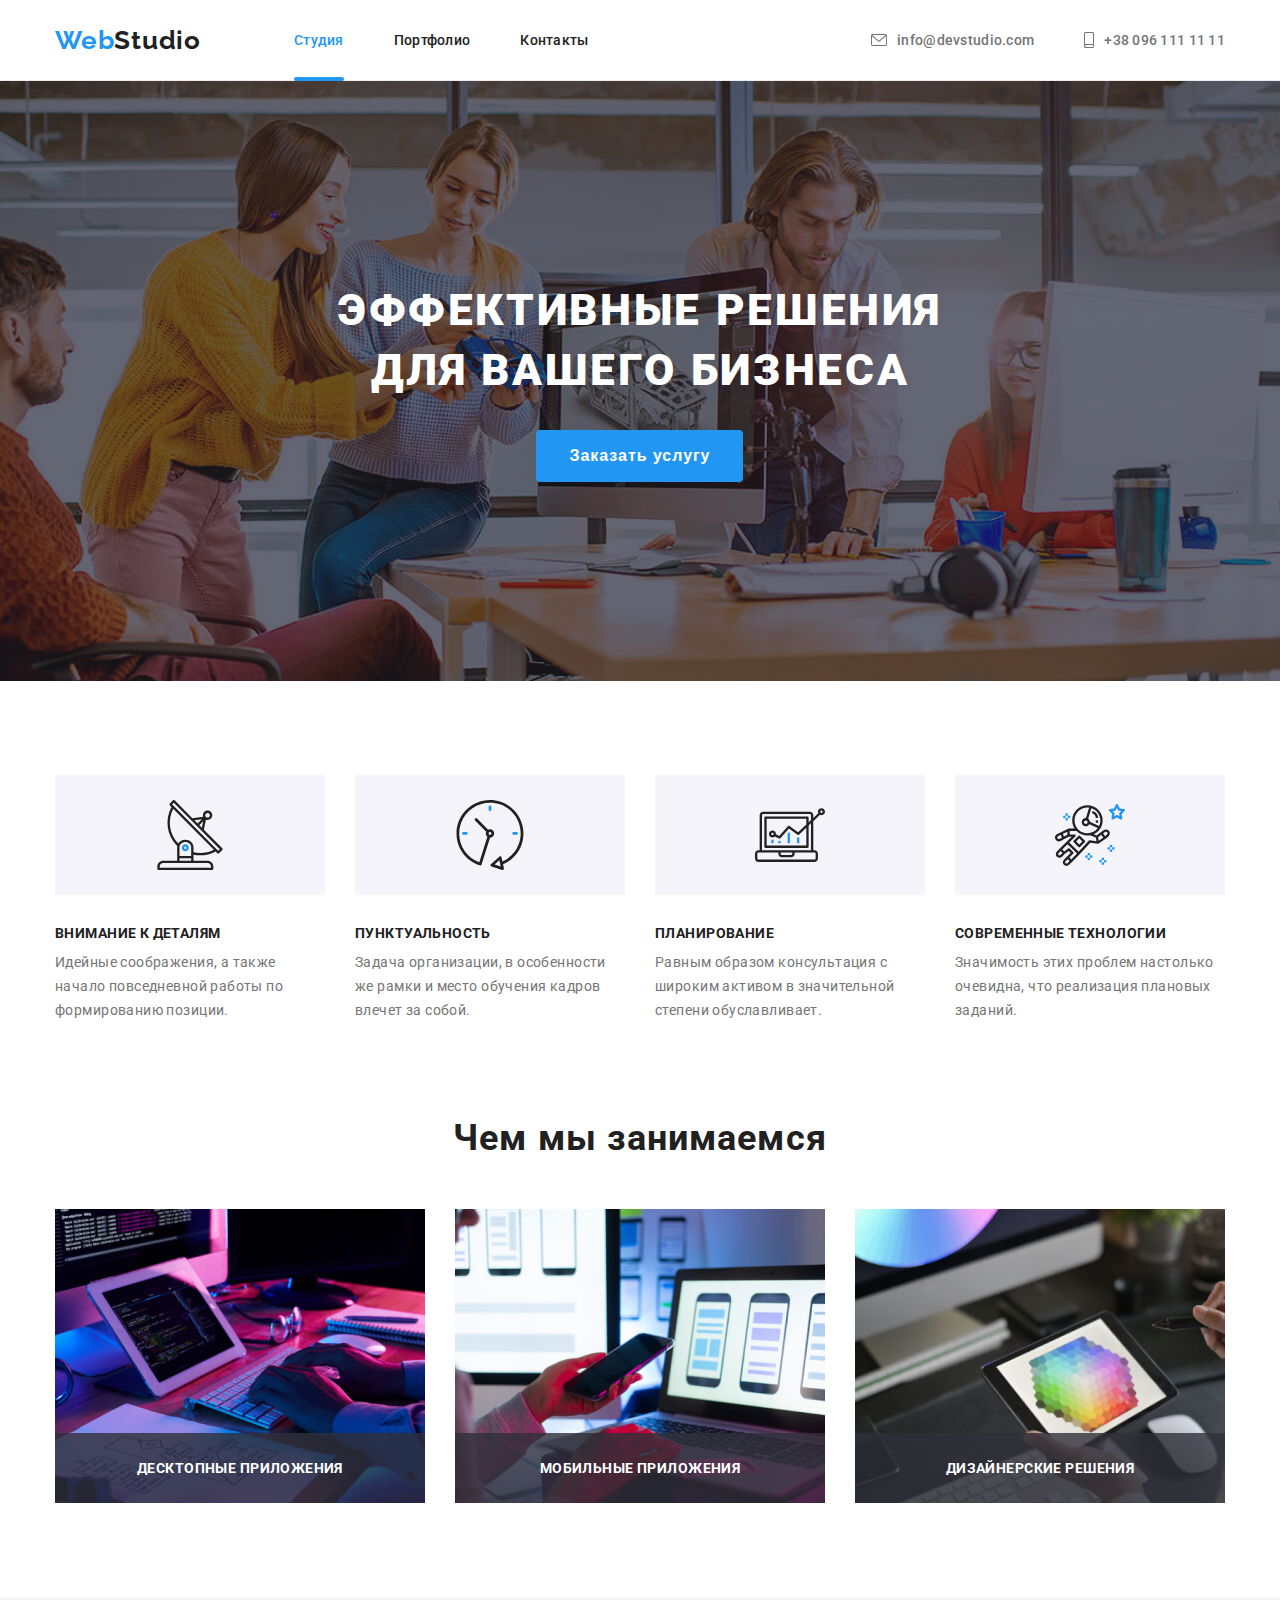
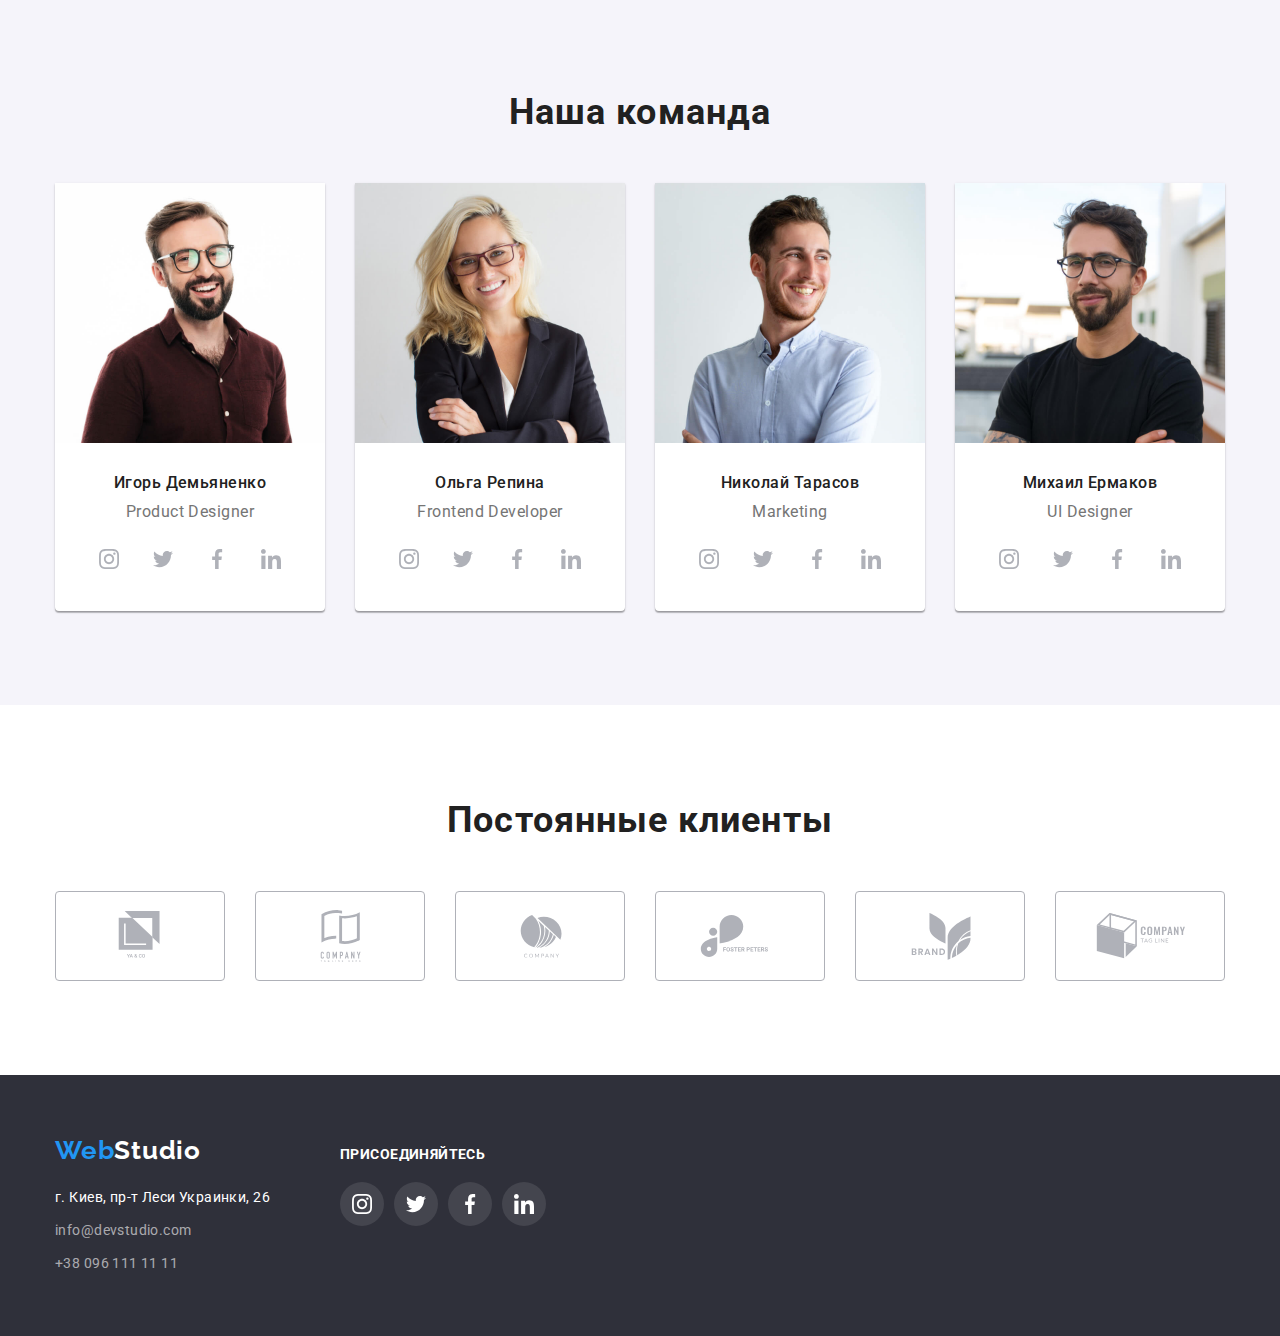
<file: index.html>
<!DOCTYPE html>
<html lang="ru">
<head>
  <meta charset="UTF-8">
  <meta name="viewport" content="width=device-width, initial-scale=1.0">
  <title>Web Studio</title>
  <link
    rel="stylesheet"
    href="https://cdnjs.cloudflare.com/ajax/libs/animate.css/4.1.0/animate.min.css"
  />
  <link href="https://fonts.googleapis.com/css2?family=Raleway:wght@700&family=Roboto:wght@400;500;700;900&display=swap" rel="stylesheet">
  <link rel="stylesheet" href="https://cdnjs.cloudflare.com/ajax/libs/modern-normalize/1.0.0/modern-normalize.min.css" integrity="sha512-ISS7cAi1PEhQ8jnbJpJZMd29NlhNj4AWYyLOSp2CE/CsHxTCu+r+t0D2yoJudVrd0/8fTVPUVDzY5Tvli75u/g==" crossorigin="anonymous" />
  <link rel="stylesheet" href="./css/styles.css">
</head>

<body class="page">
  
  <!--Header-->
  <header class="page-header">
    <div class="container header-parts">
        <nav class="page-header-nav">
          <a href="./index.html" class="logo link">Web<span class="logo-header">Studio</span>
          </a>
          <!-- Site-nav -->
          <ul class="list site-nav">
            <li class="site-nav-item">
              <a href="./index.html" class="link current">Студия</a>
            </li>
            <li class="site-nav-item">
              <a href="./portfolio.html" class="link">Портфолио</a>
            </li>
            <li class="site-nav-item">
              <a href="" class="link">Контакты</a>
            </li>
          </ul>
        </nav>
        <address class="header-address">
          <ul class="list header-address-list">
            <li class="header-address-item">
              <a href="mailto:info@devstudio.com" class="contacts link">
                <svg class="contact-pick" width="16" height="12">
                  <use href="./images/svg/icons.svg#icon-envelope">
                  </use>
                </svg>
                info@devstudio.com</a>
            </li>
            <li class="header-address-item">
              <a href="tel:380961111111" class="contacts link">
                <svg class="contact-pick" width="10" height="16">
                  <use href="./images/svg/icons.svg#icon-smartphone">
                  </use>
                </svg>
                +38 096 111 11 11</a>
            </li>
          </ul>
        </address>
    </div>
  </header>

  <main>
    <!--Hero-->
    <section class="hero">
      <div class="hero-items">
      <h1 class="hero-title">Эффективные решения <br> для вашего бизнеса</h1>
        <button data-modal-open type="button" class="button-primary">Заказать услугу</button>
      </div>
      </section>

    <!--Advantages-->
    <section class="section">
      <div class="container">
        <h2 class="section-title title-hidden">Преимущества</h2>

        <ul class="advantages-list list">
          <li class="advantages-item">
              <h3 class="advantages-title">Внимание к деталям</h3>
              <p>Идейные соображения, а также начало повседневной работы по формированию позиции.</p>
          </li>

          <li class="advantages-item">
              <h3 class="advantages-title"> Пунктуальность</h3>
              <p>Задача организации, в особенности же рамки и место обучения кадров влечет за собой.</p>
          </li>

          <li class="advantages-item">
             <h3 class="advantages-title">Планирование</h3>
             <p>Равным образом консультация с широким активом в значительной степени обуславливает.</p>
          </li>

          <li class="advantages-item">
              <h3 class="advantages-title">Современные технологии</h3>
              <p>Значимость этих проблем настолько очевидна, что реализация плановых заданий.</p>
          </li>
        </ul>
      </div>
    </section>

    <!-- Features -->
    <section class="features section">
      <div class="container">
        <h2 class="title">Чем мы занимаемся</h2>
          <ul class="features-list list">
            <li class="features-item">
              
              <img src="./images/features/box1.jpg" width="370" height="294" alt="человек работает с компьютером">
              <div class="features-overlay">
            <h3 class="features-item-title">Десктопные приложения</h3>
            </div>
            </li>
            <li class="features-item">
              
              <img src="./images/features/box2.jpg" width="370" height="294" alt="человек работает с телефоном">
              <div class="features-overlay">
              <h3 class="features-item-title">Мобильные приложения</h3>
            </div>
            </li>
            <li class="features-item">
              
              <img src="./images/features/box3.jpg" width="370" height="294" alt="человек работает с планшетом">
              <div class="features-overlay">
              <h3 class="features-item-title">Дизайнерские решения</h3>
            </div>
            </li>
         </ul>
      </div>
    </section>

    <!--Our-team-->
    <section class="our-team section">
      <div class="container">
        
          <h2 class="title">Наша команда</h2>
        
          <ul class="team-cards list">
            <li class="team-cards-item">
              <img src="./images/ourteam/img.jpg" width="270" height="260" alt="Игорь Демьяненко">
                <h3 class="team-mamber">Игорь Демьяненко</h3>
                  <p>Product Designer</p>
                <ul class="social-network list">
                    <li class="social-network-item">
                      <a href="" class="social-link" aria-label="Instagram link">
                      <svg class="network-icon">
                        <use href="./images/svg/icons.svg#icon-instagram">
                        </use>
                      </svg>
                    </a>
                  </li>
                    <li class="social-network-item">
                      <a href="" class="social-link" aria-label="Twitter link">
                      <svg class="network-icon">
                        <use href="./images/svg/icons.svg#icon-twitter">
                        </use>
                      </svg>
                    </a>
                  </li>
                    <li class="social-network-item">
                      <a href="" class="social-link" aria-label="Facebook link">
                      <svg class="network-icon">
                        <use href="./images/svg/icons.svg#icon-facebook">
                        </use>
                      </svg>
                    </a>
                  </li>
                    <li class="social-network-item">
                      <a href="" class="social-link" aria-label="Linkedin link">
                      <svg class="network-icon">
                        <use href="./images/svg/icons.svg#icon-linkedin">
                        </use>
                      </svg>
                    </a>
                  </li>
                </ul>
              </li>
              <li class="team-cards-item">
                <img src="./images/ourteam/img-1.jpg" width="270" height="260" alt="Ольга Репина">
                  <h3 class="team-mamber">Ольга Репина</h3>
                    <p>Frontend Developer</p>
                    <ul class="social-network list">
                      <li class="social-network-item">
                        <a href="" class="social-link" aria-label="Instagram link">
                        <svg class="network-icon">
                          <use href="./images/svg/icons.svg#icon-instagram">
                          </use>
                        </svg>
                      </a>
                    </li>
                      <li class="social-network-item">
                        <a href="" class="social-link" aria-label="Twitter link">
                        <svg class="network-icon">
                          <use href="./images/svg/icons.svg#icon-twitter">
                          </use>
                        </svg>
                      </a>
                    </li>
                      <li class="social-network-item">
                        <a href="" class="social-link" aria-label="Facebook link">
                        <svg class="network-icon">
                          <use href="./images/svg/icons.svg#icon-facebook">
                          </use>
                        </svg>
                      </a>
                    </li>
                      <li class="social-network-item">
                        <a href="" class="social-link" aria-label="Linkedin link">
                        <svg class="network-icon">
                          <use href="./images/svg/icons.svg#icon-linkedin">
                          </use>
                        </svg>
                      </a>
                    </li>
                    </ul>
              </li>
              <li class="team-cards-item">
                <img src="./images/ourteam/img-2.jpg" width="270" height="260" alt="Николай Тарасов">
                  <h3 class="team-mamber">Николай Тарасов</h3>
                    <p>Marketing</p>
                    <ul class="social-network list">
                      <li class="social-network-item">
                        <a href="" class="social-link" aria-label="Instagram link">
                        <svg class="network-icon">
                          <use href="./images/svg/icons.svg#icon-instagram">
                          </use>
                        </svg>
                      </a>
                    </li>
                      <li class="social-network-item">
                        <a href="" class="social-link" aria-label="Twitter link">
                        <svg class="network-icon">
                          <use href="./images/svg/icons.svg#icon-twitter">
                          </use>
                        </svg>
                      </a>
                    </li>
                      <li class="social-network-item">
                        <a href="" class="social-link" aria-label="Facebook link">
                        <svg class="network-icon">
                          <use href="./images/svg/icons.svg#icon-facebook">
                          </use>
                        </svg>
                      </a>
                    </li>
                      <li class="social-network-item">
                        <a href="" class="social-link" aria-label="Linkedin link">
                        <svg class="network-icon">
                          <use href="./images/svg/icons.svg#icon-linkedin">
                          </use>
                        </svg>
                      </a>
                    </li>
                    </ul>
              </li>
              <li class="team-cards-item">
                <img src="./images/ourteam/img-3.jpg" width="270" height="260" alt="Михаил Ермаков">
                  <h3 class="team-mamber">Михаил Ермаков</h3>
                    <p>UI Designer</p>
                    <ul class="social-network list">
                      <li class="social-network-item">
                        <a href="" class="social-link" aria-label="Instagram link">
                        <svg class="network-icon">
                          <use href="./images/svg/icons.svg#icon-instagram">
                          </use>
                        </svg>
                      </a>
                    </li>
                      <li class="social-network-item">
                        <a href="" class="social-link" aria-label="Twitter link">
                        <svg class="network-icon">
                          <use href="./images/svg/icons.svg#icon-twitter">
                          </use>
                        </svg>
                      </a>
                    </li>
                      <li class="social-network-item">
                        <a href="" class="social-link" aria-label="Facebook link">
                        <svg class="network-icon">
                          <use href="./images/svg/icons.svg#icon-facebook">
                          </use>
                        </svg>
                      </a>
                    </li>
                      <li class="social-network-item">
                        <a href="" class="social-link" aria-label="Linkedin link">
                        <svg class="network-icon">
                          <use href="./images/svg/icons.svg#icon-linkedin">
                          </use>
                        </svg>
                      </a>
                    </li>
                    </ul>
              </li>
          </ul>
      </div>
    </section>

    <!--Clients-->
    <section class="section">
      <div class="container">
        <h2 class="title">Постоянные клиенты</h2>

        <ul class="clients-list list">
            <li class="clients-item">
            <a href="" class="clients-link">
              <svg class="clients-icon">
                <use href="./images/svg/icons.svg#icon-client1">
                </use>
              </svg>
            </a>
          </li>
          <li class="clients-item">
            <a href="" class="clients-link">
              <svg class="clients-icon">
                <use href="./images/svg/icons.svg#icon-client2">
                </use>
              </svg>
            </a>
          </li>
          <li class="clients-item">
            <a href="" class="clients-link">
              <svg class="clients-icon">
                <use href="./images/svg/icons.svg#icon-client3">
                </use>
              </svg>
            </a>
          </li>
          <li class="clients-item">
            <a href="" class="clients-link">
              <svg class="clients-icon">
                <use href="./images/svg/icons.svg#icon-client4">
                </use>
              </svg>
            </a>
          </li>
          <li class="clients-item">
            <a href="" class="clients-link">
              <svg class="clients-icon">
                <use href="./images/svg/icons.svg#icon-client5">
                </use>
              </svg>
            </a>
          </li>
          <li class="clients-item">
            <a href="" class="clients-link">
              <svg class="clients-icon">
                <use href="./images/svg/icons.svg#icon-client6">
                </use>
              </svg>
            </a>
          </li>
        </ul>
      </div>
    </section>
  </main>

  <!--Footer-->
  <footer class="footer">
    <div class="container">
      <div class="footer-content">
        <div class="first-footer-column">
          <a href="./index.html" class="logo link">Web<span class="logo-footer">Studio</span></a>
            <address class="footer-address">
              <ul class="list footer-address-list">
                <li class="footer-address-item">
                  <p>г. Киев, пр-т Леси Украинки, 26</p>
                </li>
                <li class="footer-address-item">
                  <a href="mailto:info@devstudio.com" class="contacts link">info@devstudio.com</a>
                </li>
                <li class="footer-address-item">
                  <a href="tel:380961111111" class="contacts link">+38 096 111 11 11</a>
                </li>
              </ul>
            </address>
        </div>
        <div class="second-footer-column">
          <p>Присоединяйтесь</p>
          <ul class="social-network list">
            <li class="social-network-item">
              <a href="" class="social-link" aria-label="Instagram link">
              <svg class="network-icon">
                <use href="./images/svg/icons.svg#icon-instagram">
                </use>
              </svg>
            </a>
          </li>
            <li class="social-network-item">
              <a href="" class="social-link" aria-label="Twitter link">
              <svg class="network-icon">
                <use href="./images/svg/icons.svg#icon-twitter">
                </use>
              </svg>
            </a>
          </li>
            <li class="social-network-item">
              <a href="" class="social-link" aria-label="Facebook link">
              <svg class="network-icon">
                <use href="./images/svg/icons.svg#icon-facebook">
                </use>
              </svg>
            </a>
          </li>
            <li class="social-network-item">
              <a href="" class="social-link" aria-label="Linkedin link">
              <svg class="network-icon">
                <use href="./images/svg/icons.svg#icon-linkedin">
                </use>
              </svg>
            </a>
          </li>
          </ul>
        </div>
      </div>
    </div>
  </footer>

  <div class="backdrop is-hidden" data-modal>
    <div class="modal-window-cover">
      <div class="modal">
      <button type="button" class="close-button" data-modal-close>
      <svg width="11" height="11">
        <use href="./images/svg/icons.svg#icon-Vector">
        </use>
      </svg>
    </button>
      <h2 class="title">
        Оставьте свои данные, мы вам перезвоним
      </h2>
     <ul class="modal-list list">
       <li class="modal-item">Имя
       </li>
       <li class="modal-item">Телефон
        </li>
       <li class="modal-item">Почта
        </li>
       <li class="modal-item">Комментарий</li>
     </ul>
      <button type="button" class="button-primary">Отправить
      </button>
    </div>
  </div>
</div>
  <script src="./js/modal.js"></script>
</body>
</html>
</file>
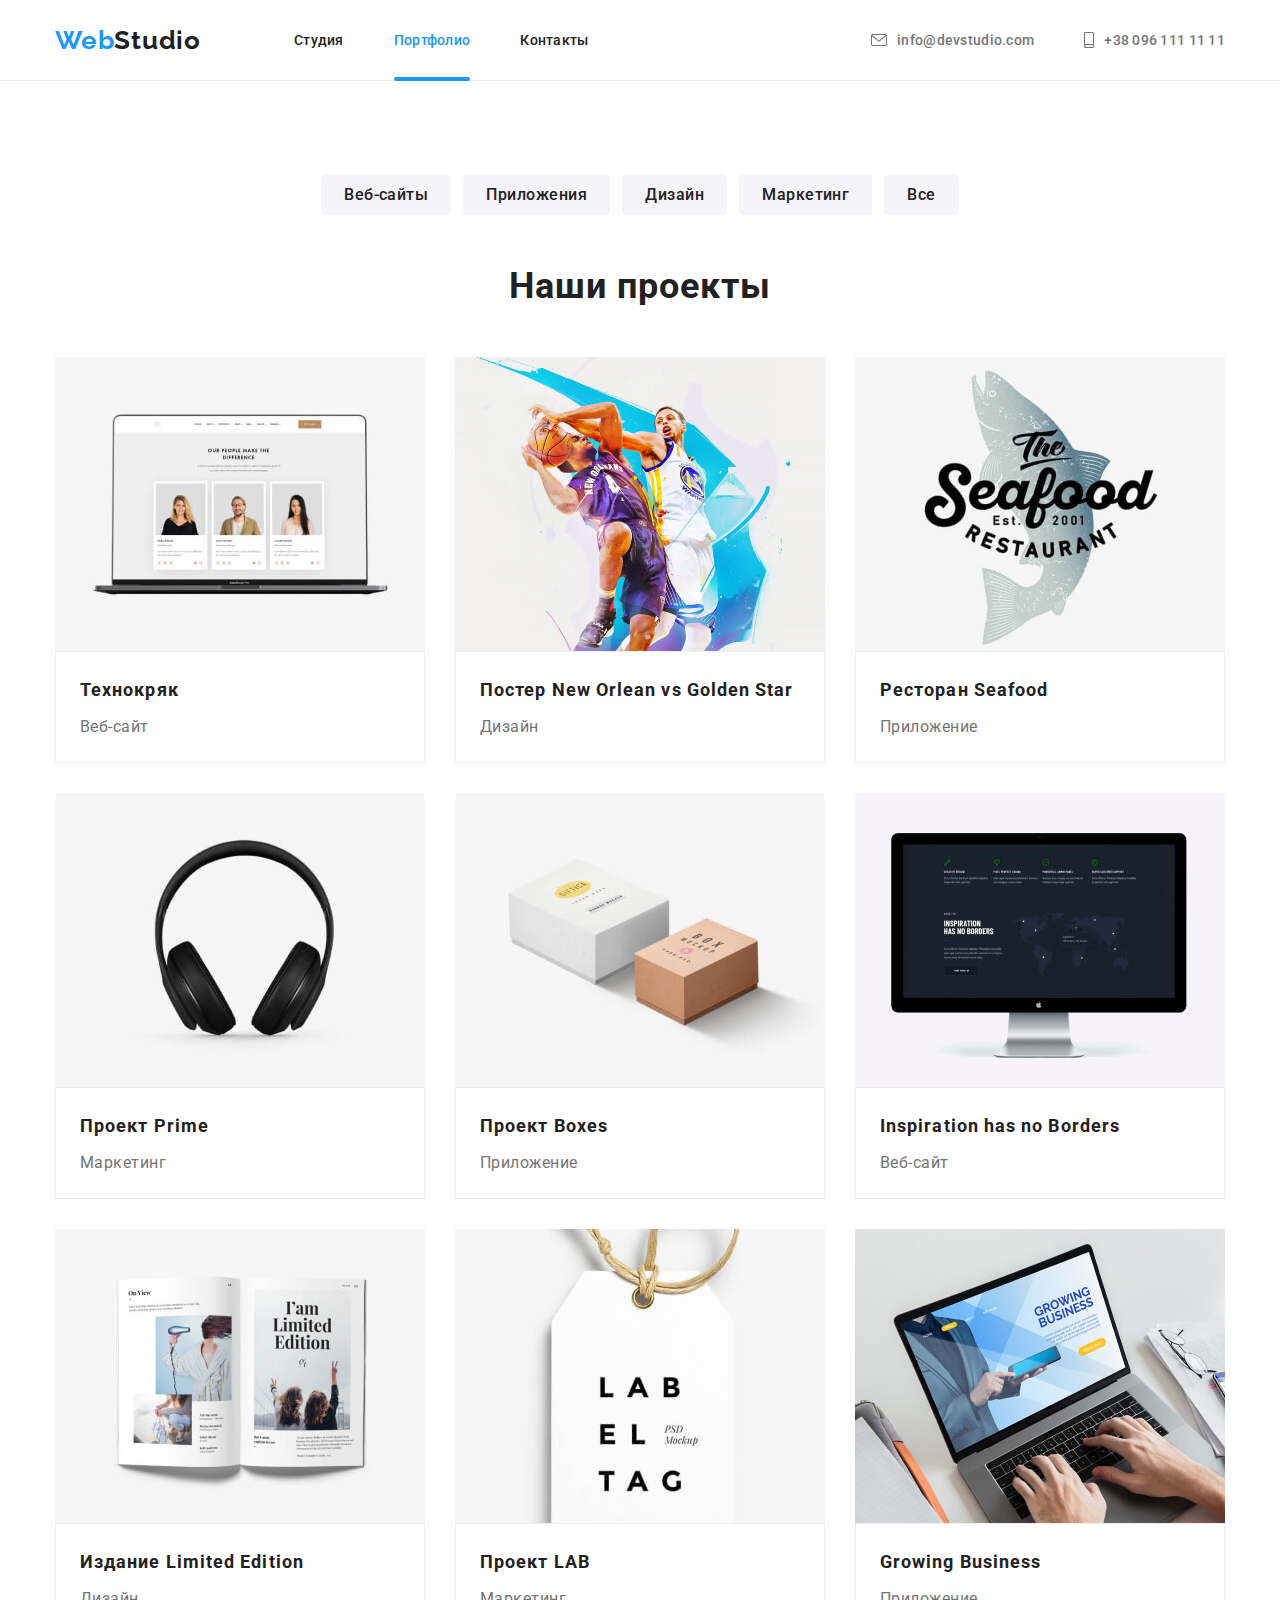
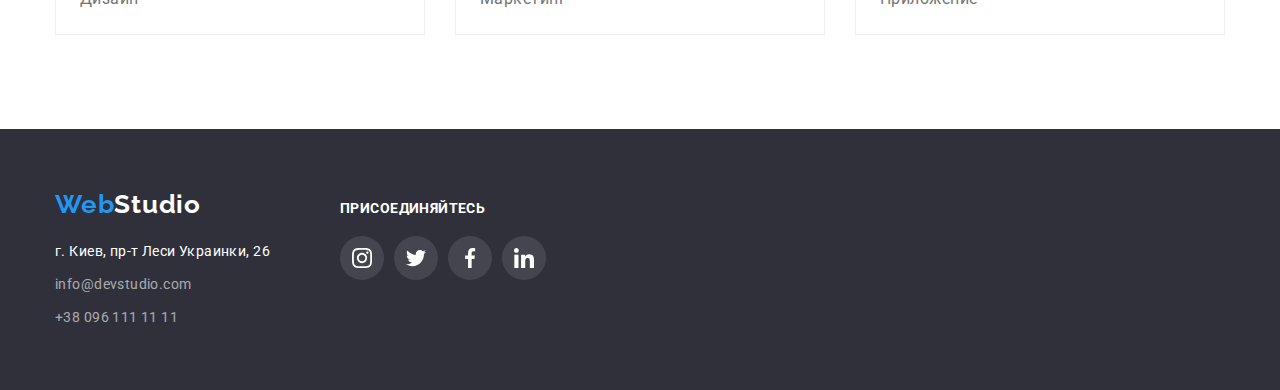
<file: portfolio.html>
<!DOCTYPE html>
<html lang="ru">
<head>
  <meta charset="UTF-8">
  <meta name="viewport" content="width=device-width, initial-scale=1.0">
  <title>Portfolio</title>
  <link href="https://fonts.googleapis.com/css2?family=Raleway:wght@700&family=Roboto:wght@400;500;700;900&display=swap" rel="stylesheet">
  <link rel="stylesheet" href="https://cdnjs.cloudflare.com/ajax/libs/modern-normalize/1.0.0/modern-normalize.min.css" integrity="sha512-ISS7cAi1PEhQ8jnbJpJZMd29NlhNj4AWYyLOSp2CE/CsHxTCu+r+t0D2yoJudVrd0/8fTVPUVDzY5Tvli75u/g==" crossorigin="anonymous" />
  <link rel="stylesheet" href="./css/styles.css">
</head>

<body>
   
  <!--Header-->
  <header class="page-header">
    <div class="container header-parts">
        <nav class="page-header-nav">
          <a href="./index.html" class="logo link">Web<span class="logo-header">Studio</span>
          </a>
          <!-- Site-nav -->
          <ul class="list site-nav">
            <li class="site-nav-item">
              <a href="./index.html" class="link">Студия</a>
            </li>
            <li class="site-nav-item">
              <a href="./portfolio.html" class="link current">Портфолио</a>
            </li>
            <li class="site-nav-item">
              <a href="" class="link">Контакты</a>
            </li>
          </ul>
        </nav>
        <address class="header-address">
          <ul class="list header-address-list">
            <li class="header-address-item">
              <a href="mailto:info@devstudio.com" class="contacts link">
                <svg class="contact-pick" width="16" height="12">
                  <use href="./images/svg/icons.svg#icon-envelope">
                  </use>
                </svg>info@devstudio.com
              </a>
            </li>
            <li class="header-address-item">
              <a href="tel:380961111111" class="contacts link">
                <svg class="contact-pick" width="10" height="16">
                  <use href="./images/svg/icons.svg#icon-smartphone">
                  </use>
                </svg> +38 096 111 11 11
              </a>
            </li>
          </ul>
        </address>
    </div>
  </header>

  <main>
    <div class="section">
    <div class="container">
      <h1 class="section-title title-hidden">Заголовок страници</h1>
  
      <!-- portfolio-nav -->
        <div class="radio-btn">
          <a href="" class="filter-btn">Веб-сайты</a>
          <a href="" class="filter-btn">Приложения</a> 
          <a href="" class="filter-btn">Дизайн</a>
          <a href="" class="filter-btn">Маркетинг</a>
          <a href="" class="filter-btn">Все</a>
        </div>
        <!-- <div>
          <button type="button" class="button secondary">Веб-сайты</button>
          <button type="button" class="button secondary">Приложения</button>
          <button type="button" class="button secondary">Дизайн</button>
          <button type="button" class="button secondary">Маркетинг</button>
          <button type="button" class="button secondary">Все</button>
        </div> -->
  
      <!-- projects -->
      <h2 class="title is-hidden">Наши проекты</h2>
      
      <ul class="projects list">

        <li class="projects-item">
          <a href="" class="projects-link link">
            <div class="projects-overlay">
              <img src="./images/portfolio/tehno.jpg" class="projects-img" width="370" alt="Laptop">
              <span class="projects-overlay-text">Технокряк это современная площадка распространения коронавируса.
                Компании используют эту платформу для цифрового шпионажа и атак на
                защищённые сервера конкурентов.
              </span>
            </div>
            <div class="projects-column">
              <h3 class="projects-title">Технокряк</h3>
              <p>Веб-сайт</p>
            </div>
          </a>
        </li>
      
        <li class="projects-item">
            <a href="" class="projects-link link">
              <div class="projects-overlay">
                <img src="./images/portfolio/novsgs.jpg" width="370" alt="Basketball players">
            <span class="projects-overlay-text">Lorem ipsum dolor sit amet consectetur adipisicing.
            </span>
            </div>
          <div class="projects-column">
            <h3 class="projects-title">Постер New Orlean vs Golden Star</h3>
            <p>Дизайн</p>
          </div>
        </a>
        </li>   
    
        <li class="projects-item">
          <a href="" class="projects-link link">
            <div class="projects-overlay">
            <img src="./images/portfolio/Seafood.jpg" width="370" alt="Seafood">
            <span class="projects-overlay-text">Lorem ipsum dolor.
            </span>
          </div>
          <div class="projects-column">
            <h3 class="projects-title">Ресторан Seafood</h3>
            <p>Приложение</p>
          </div>
          </a>
        </li>
  
        <li class="projects-item">
          <a href="" class="projects-link link">
            <div class="projects-overlay">
            <img src="./images/portfolio/headset.jpg" width="370" alt="Headset">
            <span class="projects-overlay-text">Lorem ipsum dolor.
            </span>
            </div>
            <div class="projects-column">
            <h3 class="projects-title">Проект Prime</h3>
            <p>Маркетинг</p>
            </div>
            </a>
        </li>
  
        <li class="projects-item">
          <a href="" class="projects-link link">
            <div class="projects-overlay">
            <img src="./images/portfolio/brick.jpg" width="370" alt="Bricks">
            <span class="projects-overlay-text">Lorem ipsum dolor.
            </span>
            </div>
            <div class="projects-column">
            <h3 class="projects-title">Проект Boxes</h3>
            <p>Приложение</p>
            </div>
            </a>
        </li>
  
        <li class="projects-item">
          <a href="" class="projects-link link">
            <div class="projects-overlay">
            <img src="./images/portfolio/img3.jpg" width="370" alt="Desktop">
            <span class="projects-overlay-text">Lorem ipsum dolor.
            </span>
          </div>
            <div class="projects-column">
            <h3 class="projects-title">Inspiration has no Borders</h3>
            <p>Веб-сайт</p>
            </div>
            </a>
        </li>
  
        <li class="projects-item">
          <a href="" class="projects-link link">
            <div class="projects-overlay">
            <img src="./images/portfolio/book.jpg" width="370" alt="Book">
            <span class="projects-overlay-text">Lorem ipsum dolor.
            </span>
          </div>
            <div class="projects-column">
            <h3 class="projects-title">Издание Limited Edition</h3>
            <p>Дизайн</p>
            </div>
            </a>
        </li>
  
        <li class="projects-item">
          <a href="" class="projects-link link">
            <div class="projects-overlay">
            <img src="./images/portfolio/lab.jpg" width="370" alt="Label">
            <span class="projects-overlay-text">Lorem ipsum dolor.
            </span>
          </div>
            <div class="projects-column">
            <h3 class="projects-title">Проект LAB</h3>
            <p>Маркетинг</p>
            </div>
            </a>
        </li>
  
        <li class="projects-item">
          <a href="" class="projects-link link">
            <div class="projects-overlay">
            <img src="./images/portfolio/img1.jpg" width="370" alt="Notebook">
            <span class="projects-overlay-text">Lorem ipsum dolor.
            </span>
          </div>
            <div class="projects-column">
            <h3 class="projects-title">Growing Business</h3>
            <p>Приложение</p>
            </div>
            </a>
        </li>
      </ul>
    </div>
  </div>
  </main>

   <!--Footer-->
   <footer class="footer">
    <div class="container">
      <div class="footer-content">
        <div class="first-footer-column">
          <a href="./index.html" class="logo link">Web<span class="logo-footer">Studio</span></a>
            <address class="footer-address">
              <ul class="list footer-address-list">
                <li class="footer-address-item">
                  <p>г. Киев, пр-т Леси Украинки, 26</p>
                </li>
                <li class="footer-address-item">
                  <a href="mailto:info@devstudio.com" class="contacts link">info@devstudio.com</a>
                </li>
                <li class="footer-address-item">
                  <a href="tel:380961111111" class="contacts link">+38 096 111 11 11</a>
                </li>
              </ul>
            </address>
        </div>
        <div class="second-footer-column">
          <p>Присоединяйтесь</p>
          <ul class="social-network list">
            <li class="social-network-item">
              <a href="" class="social-link" aria-label="Instagram link">
              <svg class="network-icon">
                <use href="./images/svg/icons.svg#icon-instagram">
                </use>
              </svg>
            </a>
          </li>
            <li class="social-network-item">
              <a href="" class="social-link" aria-label="Twitter link">
              <svg class="network-icon">
                <use href="./images/svg/icons.svg#icon-twitter">
                </use>
              </svg>
            </a>
          </li>
            <li class="social-network-item">
              <a href="" class="social-link" aria-label="Facebook link">
              <svg class="network-icon">
                <use href="./images/svg/icons.svg#icon-facebook">
                </use>
              </svg>
            </a>
          </li>
            <li class="social-network-item">
              <a href="" class="social-link" aria-label="Linkedin link">
              <svg class="network-icon">
                <use href="./images/svg/icons.svg#icon-linkedin">
                </use>
              </svg>
            </a>
          </li>
          </ul>
        </div>
      </div>
    </div>
  </footer>

</body>
</html>
</file>
<file: css/styles.css>
html {
  box-sizing: border-box;
}
*,
*::before,
*::after {
  box-sizing: inherit;
}

:root {
  --primary-text-color: #212121;
  --secondary-text-color: #757575;
  --accent-color: #2196F3;
  --white-text-color: #ffffff;
  --secondary-bg-color: #F5F4FA;
  --third-bg-color: #2F303A;
  --media-color: #AFB1B8;
}
body {
  margin: 0 auto;
  font-family: Roboto, sans-serif;

  color: var(--primary-text-color);
}
.link {
  text-decoration: none;
}
.list {
  padding: 0px;
  margin: 0px;
  list-style: none;
}
.title {
  font-weight: 700;
  font-size: 36px;
  line-height: 1.167;
  letter-spacing: 0.03em;

  text-align: center;

  margin-top: 0px;
  margin-bottom: 50px;
}
.title-hidden {
  display: none;
}
img {
  display: block;
}
.container {
  width: 1200px;
  padding-left: 15px;
  padding-right: 15px;
  margin: 0 auto;
}
.section {
  padding-top: 94px;
  padding-bottom: 94px;
}
address {
  font-style: normal;
}
/********** HEADER ***********/
.page-header {
  border-bottom: 1px solid #ECECEC;
}
.header-parts {
  display: flex;
  align-items: center;
}
.page-header-nav {
  display: flex;
  align-items: center;
}
.logo {
  display: flex;

  font-family: Raleway, sans-serif;
  font-weight: 700;
  font-size: 26px;
  line-height: 1.192;
  letter-spacing: 0.03em;

  color: var(--accent-color);
}
.logo-header {
  color: var(--primary-text-color);
}
/********** SITE-NAV ***********/
.site-nav {
  display: flex;
  margin: 0px;
  margin-left: 93px;

  font-weight: 500;
  font-size: 14px;
  line-height: 1.143;
  letter-spacing: 0.02em;
}
.site-nav .link {
  display: block;
  position: relative;
  
  padding-top: 32px;
  padding-bottom: 32px;
  width: max-content;
  transition: color 250ms cubic-bezier(0.4, 0, 0.2, 1);
  color: var(--primary-text-color);
}
.site-nav-item:not(:last-child) {
  margin-right: 50px;
}
.site-nav-item .link::after {
  display: block;
  position: absolute;
  content:"";
  opacity: 0;

  margin: 0 auto;
  margin-top: 29px;
  
  width: 100%;
  height: 4px;
  transition: opacity 250ms cubic-bezier(0.4, 0, 0.2, 1);
  background: #2196F3;
  border-radius: 2px;
}
.site-nav .link:hover::after,
.site-nav .link:focus::after {
  opacity: 1;
}
.site-nav .link:hover, 
.site-nav .link:focus {
  color: var(--accent-color);
}
.site-nav .link.current {
  color: var(--accent-color);
}
.site-nav .link.current::after {
  opacity: 1;
}
/********** SITE-NAV END *********/

/******* HEADER_CONTACTS****** */
.header-address {
  display: flex;
  margin-left: auto;
}
.header-address-list {
  display: flex;
}
.header-address-item:not(:last-child) {
  margin-right: 50px;
}
.header-address .contacts {
  font-size: 14px;
  font-weight: 500;
  line-height: 1.143;
  letter-spacing: 0.02em;
  
  color: var(--secondary-text-color);
}
.header-address .contacts:hover,
.header-address .contacts:focus {
  color: var(--accent-color);
}
.contacts {
  align-items: center;
  display: flex;
  transition: color 250ms cubic-bezier(0.4, 0, 0.2, 1);
}
.contact-pick {
  transition: fill 250ms cubic-bezier(0.4, 0, 0.2, 1);

  margin-right: 10px;

  fill: var(--secondary-text-color);
}
.contacts:hover .contact-pick {
  fill: var(--accent-color);
}
/********** HEADER END ***********/

/********** HERO ***********/
.hero {
  display: flex;

  max-width: 1600px;
  min-height: 600px;
  
  margin-left: auto;
  margin-right: auto;

  background-image: linear-gradient(
    to right,
    rgba(47, 48, 58, 0.4),
    rgba(47, 48, 58, 0.4)
    ), url(../images/header/header.jpg);

  /* background-color: var(--third-bg-color); */
  background-repeat: no-repeat;
  background-position: center;
  /* background-origin: border-box; */
}
.hero-items {
  max-width: 726px;
  padding: 0 15px;
  text-align: center;
  margin: auto;
}
.hero-title {
  margin: 0px;
  margin-bottom: 30px;

  font-weight: 900;
  font-size: 44px;
  line-height: 1.364;
  letter-spacing: 0.06em;
  text-transform: uppercase;

  color: var(--white-text-color);
}
.button-primary {
  display: inline-flex;
  border: 1px solid transparent;
  border-radius: 4px;
  padding: 10px 32px;

  font-weight: 700;
  font-size: 16px;
  line-height: 1.875;
  letter-spacing: 0.06em;
  cursor: pointer;
    
  color: var(--white-text-color);
  background-color: var(--accent-color);

  transition: background-color 250ms cubic-bezier(0.4, 0, 0.2, 1);
  transition: color 250ms cubic-bezier(0.4, 0, 0.2, 1);
  /* transition-property: background-color;
  transition-duration: 250ms;
  transition-timing-function: linear; */
}
.button-primary:hover,
.button-primary:focus {
  color: var(--primary-text-color);
  background-color: var(--secondary-bg-color);
}
/********** HERO END ***********/

/********* ADVANTAGES **********/
.advantages-title {
  font-weight: 700;
  font-size: 14px;
  line-height: 1.143;
  letter-spacing: 0.03em;
  text-transform: uppercase;

  margin-top: 0px;
  margin-bottom: 10px;

  color: var(--primary-text-color);
}
.advantages-list {
  display: flex;
}
.advantages-list p {
  font-size: 14px;
  line-height: 1.714;
  letter-spacing: 0.03em;

  margin: 0px;
  padding: 0px;

  color: var(--secondary-text-color);
}
.advantages-item {
  width: calc((100% - 90px) / 4);
}
.advantages-item::before {
  display: block;
  content: "";
  width: 100%;
  height: 120px;
  margin-bottom: 30px;

  background-size: auto;
  background-repeat: no-repeat;
  background-position: center;

  background-color: var(--secondary-bg-color);
}
.advantages-item:nth-child(1)::before {
  background-image: url(../images/advantages/antenna.svg);
}
.advantages-item:nth-child(2)::before {
  background-image: url(../images/advantages/clock.svg);
}
.advantages-item:nth-child(3)::before {
  background-image: url(../images/advantages/diagram.svg);
}
.advantages-item:nth-child(4)::before {
  background-image: url(../images/advantages/astronaut.svg);
}
.advantages-item:not(:last-child) {
  margin-right: 30px;
}
/******* ADVANTAGES END *******/

/* ********FEATURES********* */
.features {
  padding-top: 0;
}
.features-list {
  display: flex;
}
.features-item:not(:last-child) {
  margin-right: 30px;
}
.features-item {
  position: relative;
}
.features-item-title {
  margin: 0 auto;

  font-weight: 700;
  font-size: 14px;
  line-height: 1.143;
  letter-spacing: 0.03em;
  
  text-align: center;
  text-transform: uppercase;

  color: var(--white-text-color);
}

.features-overlay {
  position: absolute;
  width: 100%;
  min-height: 70px;
  left: 0;
  bottom: 0;
 
  padding-top: 27px;
  padding-bottom: 27px;

  background-color: rgba(47, 48, 58, 0.8);
}
/* *******FEATURES END****** */

/******* OUR-TEAM ***********/
.our-team {
  background-color: var(--secondary-bg-color);
  padding-top: 94px;
  padding-bottom: 94px;
}
.team-cards {
  display: flex;
  text-align: center;
}
.team-cards img {
  margin-bottom: 30px;
}
.team-mamber {
  margin-bottom: 10px;
  margin-top: 0px;

  font-weight: 500;
  font-size: 16px;
  line-height: 1.188;

  letter-spacing: 0.03em;
}
.team-cards p {
  margin-bottom: 16px;
  margin-top: 0px;

  font-size: 16px;
  line-height: 1.188;
  letter-spacing: 0.03em;

  color: var(--secondary-text-color);
}
.team-cards-item:not(:last-child) {
  margin-right: 30px;
}
.team-cards-item {
  width: calc((100% - 90px) / 4);
  
  box-shadow: 0px 1px 3px rgba(0, 0, 0, 0.12),
   0px 1px 1px rgba(0, 0, 0, 0.14), 
   0px 2px 1px rgba(0, 0, 0, 0.2);
  border-radius: 0px 0px 4px 4px;

  background-color: #FFFFFF;
}

/*********** SOCIAL NETWORKS******* */
.social-network {
  display: flex;
  justify-content: center;
}
.social-link {
  display: flex;
  justify-content: center;
  align-items: center;

  width: 44px;
  height: 44px;
  border-radius: 50%;
  transition: background-color 250ms cubic-bezier(0.4, 0, 0.2, 1);;
  background-color: var(--white-text-color);
}
.network-icon {
  width: 20px;
  height: 20px;
  fill: var(--media-color);
}
.social-link:hover,
.social-link:focus {
  background-color: var(--accent-color);
}
.social-link:hover .network-icon,
.social-link:focus .network-icon {
  fill: var(--white-text-color);
}
.social-network-item {
  margin-bottom: 30px;
}
.social-network-item:not(:last-child) {
  margin-right: 10px;
}

/*********** SOCIAL NETWORKS END******* */

/******* OUR-TEAM  END*******/

/* *******CLIENTS********* */
.clients-list {
  display: flex;
  justify-content: center;
}
.clients-link {
  display: flex;
  justify-content: center;
  align-items: center;

  width: 170px;
  height: 90px;
  border: 1px solid var(--media-color);
  border-radius: 4px;
  background-color: var(--white-text-color);
  transition: border-color 250ms cubic-bezier(0.4, 0, 0.2, 1);
}
.clients-icon {
  
  width: 170px;
  height: 90px;
  transition: fill 250ms cubic-bezier(0.4, 0, 0.2, 1);
  fill: var(--media-color);
}
.clients-link:hover
.clients-link:focus {
  background-color: var(--white-text-color);
}
.clients-item a:hover,
.clients-item a:focus {
  border-color: var(--accent-color);
}
.clients-link:hover .clients-icon,
.clients-link:focus .clients-icon {
  fill: var(--accent-color);
}
.clients-item:not(:last-child) {
  margin-right: 30px;
}
/* ******CLIENTS END******* */

/* ********FOOTER ***********/
.footer {
  margin: 0 auto;
  padding-top: 60px;
  padding-bottom: 60px;

  background-color: var(--third-bg-color);
}
.logo-footer {
  color: var(--white-text-color);
}
.footer .logo {
  margin-bottom: 20px;
}
.footer-address p{
  margin: 0px;

  font-size: 14px;
  line-height: 1.714;
  letter-spacing: 0.03em;

  color: var(--white-text-color);
}
.footer-address .contacts {
  font-weight: 400;
  font-size: 14px;
  line-height: 1.714;
  letter-spacing: 0.03em;

  color: rgba(255, 255, 255, 0.6);
}
.footer-address .contacts:hover,
.footer-address .contacts:focus {
  color: var(--accent-color);
}
.first-footer-column {
 margin-right: 70px;
}
.footer-address-item:not(:last-child) {
  margin-bottom: 9px;
}
.second-footer-column p {
  font-weight: 700;
  font-size: 14px;
  line-height: 1.143;
  letter-spacing: 0.03em;
  text-transform: uppercase;

  margin-top: 0;
  margin-bottom: 20px;
  
  color: var(--white-text-color);
}
.second-footer-column .social-link {
  background-color: rgba(255, 255, 255, 0.1);
}
.second-footer-column .network-icon {
  fill: var(--white-text-color);
}
.social-link:hover,
.social-link:focus {
  background-color: var(--accent-color);
}
.social-link:hover .network-icon,
.social-link:focus .network-icon {
  fill: var(--white-text-color);
}
.second-footer-column .social-network-item {
  margin-bottom: 0;
}
.footer-content {
  display: flex;
  align-items: baseline;
}
/********** FOOTER END*********/

/* PORTFOLIO*/
.radio-btn {
  margin-bottom: 50px;

  text-align: center;
}
.radio-btn .a {
  font-weight: 500;
  font-size: 16px;
  line-height: 1.625;
  letter-spacing: 0.03em;
}
.filter-btn {
  display: inline-block;

  padding: 6px 22px;

  text-decoration: none;
  font-weight: 500;
  font-size: 16px;
  line-height: 1.625;
  letter-spacing: 0.03em;

  border: 1px solid transparent;
  border-radius: 4px;

  color: var(--primary-text-color);
  background-color: var(--secondary-bg-color);

  transition: all 250ms cubic-bezier(0.4, 0, 0.2, 1);
}
.filter-btn:hover,
.filter-btn:focus {
  color: var(--white-text-color);
  background-color: var(--accent-color);
}
.filter-btn:not(:last-child) {
  margin-right: 8px;
}
.projects-title {
  margin: 0;
  margin-bottom: 4px;

  font-weight: 700;
  font-size: 18px;
  line-height: 2;
  letter-spacing: 0.06em;
}
.projects {
  display: flex;
  flex-wrap: wrap;

  /* margin: -15px; */
}
.projects p {
  margin: 0;
  font-size: 16px;
  line-height: 1.875;
  letter-spacing: 0.03em;

  color: var(--secondary-text-color);
}
.projects-item {
  position: relative;
  overflow: hidden;
  width: calc((100% - 60px) / 3);
  
  margin-bottom: 30px;
  margin-right: 30px;
}
.projects-item:hover,
.projects-item:focus {
  box-shadow: 0px 1px 1px rgba(0, 0, 0, 0.12), 0px 4px 4px rgba(0, 0, 0, 0.06), 1px 4px 6px rgba(0, 0, 0, 0.16);
}
.projects-link {
  color: var(--primary-text-color);
}
.projects-item:nth-child(3n) {
  margin-right: 0px;
}
.projects-item:nth-last-child(-n+3) {
  margin-bottom: 0px;
}
.projects-column {
  text-decoration: none;
  text-align: left;

  padding: 20px 24px;
  border: 1px solid #EEEEEE;
}
.projects-overlay-text {
  position: absolute;
  height: 100%;
  width: 100%;
  top: 0;
  left: 0;
  opacity: 0;

  padding: 63px 24px;

  font-size: 18px;
  line-height: 1.555;
  letter-spacing: 0.03em;

  color: var(--white-text-color);
  background-color: rgba(33, 150, 243, 0.9);

  transform: translateY(100%);
  transition: all 250ms cubic-bezier(0.4, 0, 0.2, 1);
}
.projects-overlay {
  position: relative;
  height: 294px;
  overflow: hidden;
}
.projects-item:hover .projects-overlay-text,
.projects-item:focus .projects-overlay-text {
  transform: translateY(0);
  opacity: 1;
}

/* ****MODAL WINDOW**** */

.backdrop.is-hidden {
  opacity: 0;
  visibility: hidden;
  transition-delay: 0.4s;
}
.backdrop {
  position: fixed;
  left: 0;
  right: 0;
  top: 0;
  bottom: 0;

  width: 100%;
  height: 100%;

  z-index: 7;
  opacity: 1;

  background-color: rgba(0, 0, 0, 0.2);
  transition: all 0.4s ease;
}
.modal-window-cover {
  position: absolute;
  display: flex;
  overflow: hidden auto;

  padding-top: 80px;

  left: 0;
  right: 0;
  top: 0;
  bottom: 0;
}
.backdrop.is-hidden .modal {
  transform: translateY(-100%) scale(0.3);
  transition-delay: 0.1s;
  opacity: 0;
}
.modal {
  position: relative;
  min-height: 581px;
  max-width: 528px;
  width: 100%;
  opacity: 1;

  margin: auto;
  padding: 40px;

  background-color: var(--white-text-color);
  box-shadow: 0px 1px 3px rgba(0, 0, 0, 0.12), 
  0px 1px 1px rgba(0, 0, 0, 0.14), 
  0px 2px 1px rgba(0, 0, 0, 0.2);
  border-radius: 4px;

  transform: scale(1);
  transition: all .3s linear;
}
.close-button {
  position: absolute;
  top: 8px;
  right: 8px;

  width: 30px;
  height: 30px;
  padding: 3px;

  border: 1px solid rgba(0, 0, 0, 0.1);
  border-radius: 50%;
  cursor: pointer;

  fill: #000000;
  background-color: var(--white-text-color);
}
.close-button:hover,
.close-button:focus {
  fill: var(--accent-color);
}
.modal-list {
  margin: 0;
  margin-bottom: 20px;
}
.modal .title {
  margin-bottom: 12px;

  font-weight: 700;
  font-size: 20px;
  line-height: 1.15;
  letter-spacing: 0.03em;

  text-align: center;
}
.close-button {
  
}
</file>
